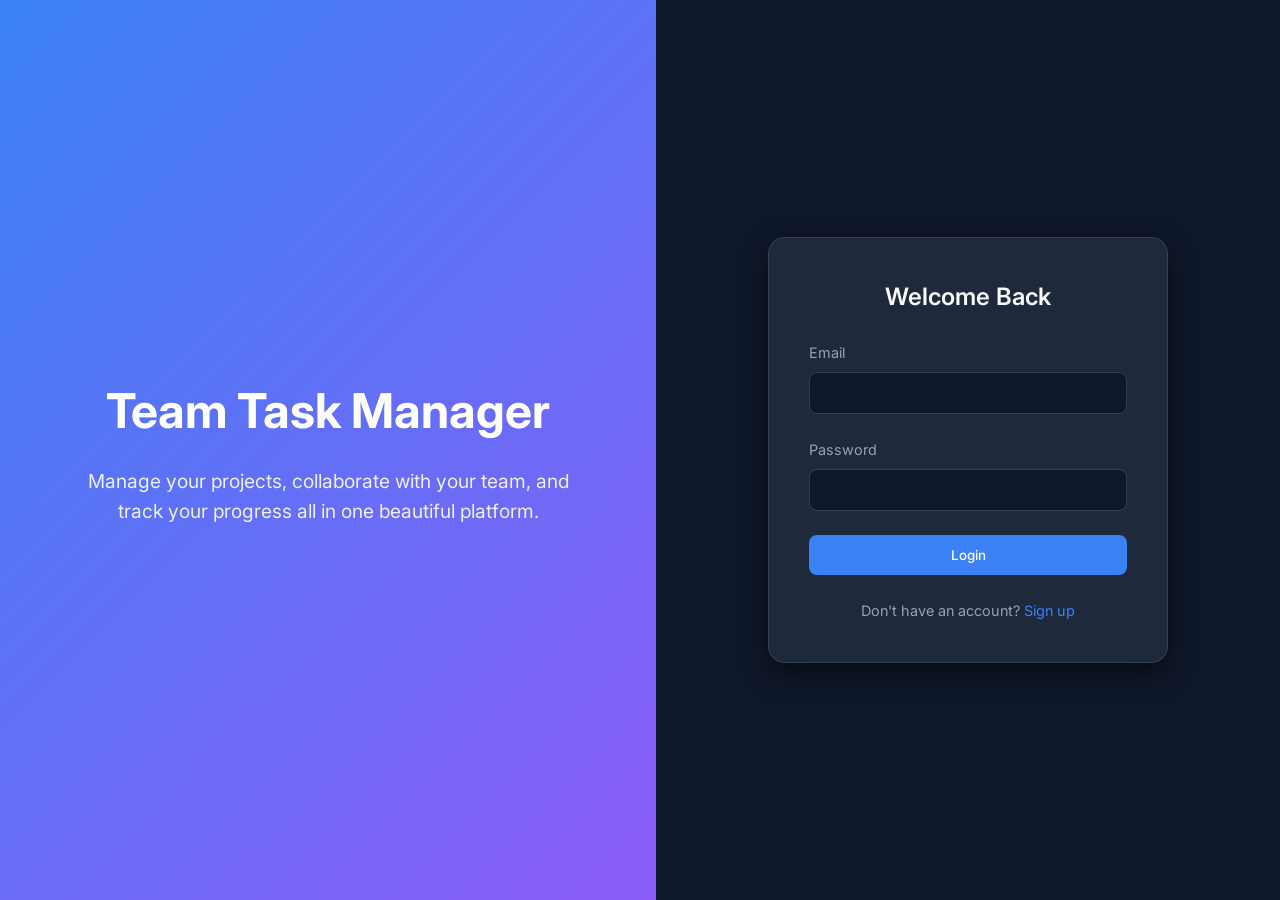
<file: templates/index.html>
<!DOCTYPE html>
<html lang="en">
<head>
    <meta charset="UTF-8">
    <meta name="viewport" content="width=device-width, initial-scale=1.0">
    <title>Team Task Manager - Login</title>
    <link rel="stylesheet" href="/static/css/style.css">
</head>
<body>
    <div class="auth-wrapper">
        <div class="auth-hero">
            <div class="hero-content">
                <h1>Team Task Manager</h1>
                <p>Manage your projects, collaborate with your team, and track your progress all in one beautiful platform.</p>
            </div>
        </div>
        <div class="auth-container">
            <!-- Login Form -->
            <div class="auth-card" id="loginCard">
                <h2>Welcome Back</h2>
                <form id="loginForm">
                    <div class="form-group">
                        <label for="loginEmail">Email</label>
                        <input type="email" id="loginEmail" class="form-control" required>
                    </div>
                    <div class="form-group">
                        <label for="loginPassword">Password</label>
                        <input type="password" id="loginPassword" class="form-control" required>
                    </div>
                    <button type="submit" class="btn btn-primary">Login</button>
                    <p id="loginError" class="badge badge-danger hidden mt-1"></p>
                </form>
                <div class="toggle-auth">
                    Don't have an account? <a href="#" id="showRegister">Sign up</a>
                </div>
            </div>

            <!-- Register Form -->
            <div class="auth-card hidden" id="registerCard">
                <h2>Create Account</h2>
                <form id="registerForm">
                    <div class="form-group">
                        <label for="regName">Full Name</label>
                        <input type="text" id="regName" class="form-control" required>
                    </div>
                    <div class="form-group">
                        <label for="regEmail">Email</label>
                        <input type="email" id="regEmail" class="form-control" required>
                    </div>
                    <div class="form-group">
                        <label for="regPassword">Password</label>
                        <input type="password" id="regPassword" class="form-control" required>
                    </div>
                    <div class="form-group">
                        <label for="regRole">Role</label>
                        <select id="regRole" class="form-control">
                            <option value="Member">Member</option>
                            <option value="Admin">Admin</option>
                        </select>
                    </div>
                    <button type="submit" class="btn btn-primary">Register</button>
                    <p id="regError" class="badge badge-danger hidden mt-1"></p>
                    <p id="regSuccess" class="badge badge-done hidden mt-1"></p>
                </form>
                <div class="toggle-auth">
                    Already have an account? <a href="#" id="showLogin">Log in</a>
                </div>
            </div>
        </div>
    </div>

    <script src="/static/js/app.js"></script>
    <script>
        // Redirect if already logged in
        if (localStorage.getItem('token')) {
            window.location.href = '/dashboard';
        }
    </script>
</body>
</html>
</file>
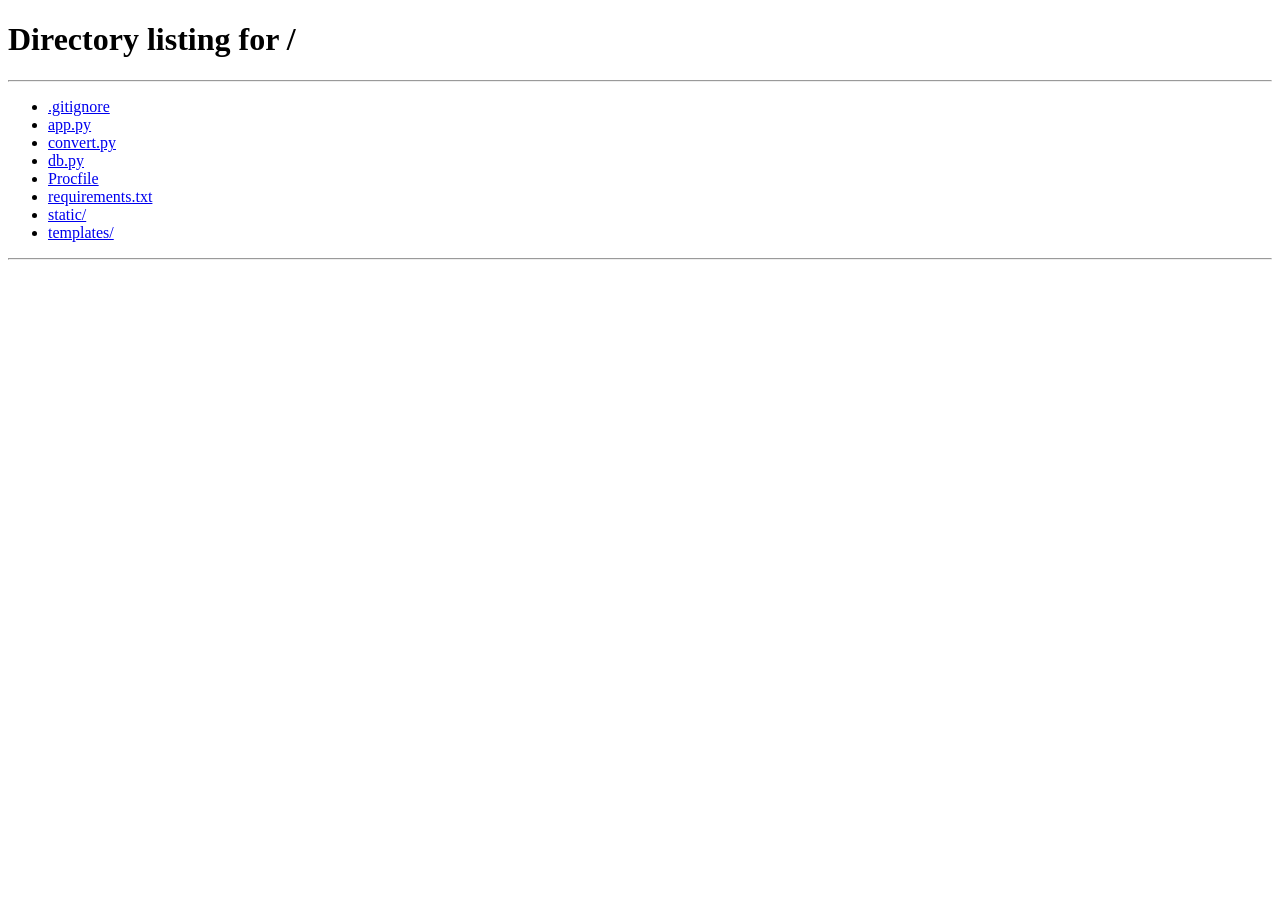
<file: templates/dashboard.html>
<!DOCTYPE html>
<html lang="en">
<head>
    <meta charset="UTF-8">
    <meta name="viewport" content="width=device-width, initial-scale=1.0">
    <title>Team Task Manager - Dashboard</title>
    <link rel="stylesheet" href="/static/css/style.css">
</head>
<body>
    <div class="app-container">
        <!-- Sidebar -->
        <aside class="sidebar">
            <h2>Task Manager</h2>
            <nav>
                <a href="/dashboard" class="nav-link active">Dashboard</a>
                <a href="/project" class="nav-link">Projects</a>
                <a href="#" class="nav-link" id="logoutBtn" style="margin-top: auto; color: var(--danger);">Logout</a>
            </nav>
        </aside>

        <!-- Main Content -->
        <main class="main-content">
            <header class="header">
                <div>
                    <h1>Dashboard</h1>
                    <p class="text-muted" id="welcomeMsg">Welcome back!</p>
                </div>
            </header>

            <!-- Stats -->
            <div class="stats-grid">
                <div class="stat-card">
                    <h3>Total Projects</h3>
                    <div class="value" id="statProjects">0</div>
                </div>
                <div class="stat-card">
                    <h3>Tasks To Do</h3>
                    <div class="value" id="statTodo">0</div>
                </div>
                <div class="stat-card">
                    <h3>In Progress</h3>
                    <div class="value" id="statProgress">0</div>
                </div>
                <div class="stat-card">
                    <h3>Completed</h3>
                    <div class="value" id="statDone">0</div>
                </div>
            </div>

            <!-- Overdue Tasks -->
            <div class="card-list">
                <div class="card-list-header">
                    <h3>Overdue Tasks</h3>
                </div>
                <div id="overdueTasksContainer">
                    <!-- Tasks will be injected here -->
                    <div class="list-item text-muted">Loading...</div>
                </div>
            </div>
        </main>
    </div>

    <script src="/static/js/app.js"></script>
    <script>
        // Init dashboard
        document.addEventListener('DOMContentLoaded', () => {
            initApp();
            fetchDashboardStats();
        });
    </script>
</body>
</html>
</file>
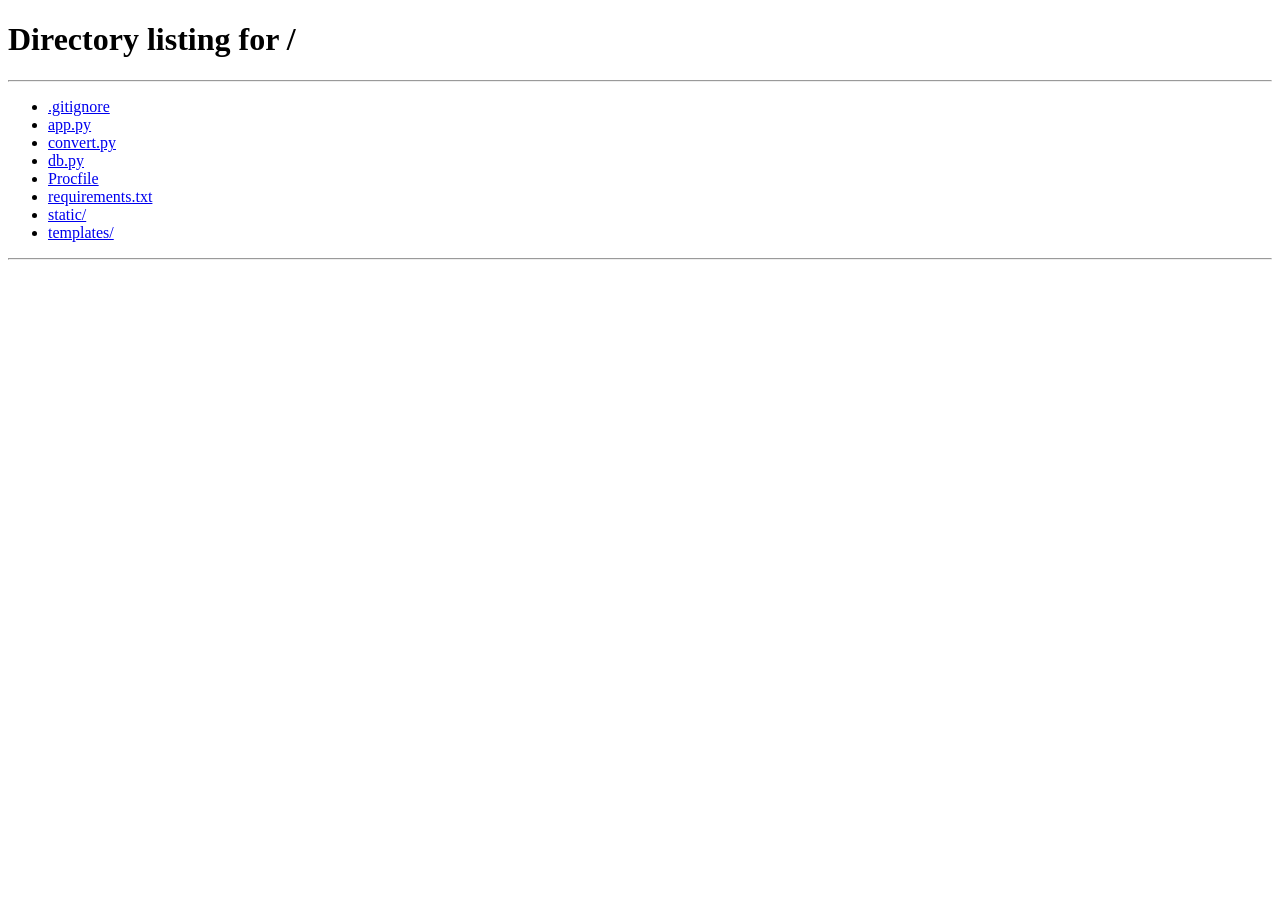
<file: templates/project.html>
<!DOCTYPE html>
<html lang="en">
<head>
    <meta charset="UTF-8">
    <meta name="viewport" content="width=device-width, initial-scale=1.0">
    <title>Team Task Manager - Projects</title>
    <link rel="stylesheet" href="/static/css/style.css">
</head>
<body>
    <div class="app-container">
        <!-- Sidebar -->
        <aside class="sidebar">
            <h2>Task Manager</h2>
            <nav>
                <a href="/dashboard" class="nav-link">Dashboard</a>
                <a href="/project" class="nav-link active">Projects</a>
                <a href="#" class="nav-link" id="logoutBtn" style="margin-top: auto; color: var(--danger);">Logout</a>
            </nav>
        </aside>

        <!-- Main Content -->
        <main class="main-content">
            <header class="header">
                <div>
                    <h1>Projects & Tasks</h1>
                </div>
                <div class="header-right">
                    <button class="btn btn-primary" id="newProjectBtn" style="display: none;">+ New Project</button>
                    <button class="btn btn-primary" id="newTaskBtn">+ New Task</button>
                </div>
            </header>

            <div style="display: flex; gap: 2rem;">
                <!-- Projects List -->
                <div class="card-list" style="flex: 1;">
                    <div class="card-list-header">
                        <h3>Projects</h3>
                    </div>
                    <div id="projectsListContainer">
                        <!-- Projects injected here -->
                    </div>
                </div>

                <!-- Tasks List -->
                <div class="card-list" style="flex: 2;">
                    <div class="card-list-header">
                        <h3 id="currentProjectTitle">All Tasks</h3>
                    </div>
                    <div id="tasksListContainer">
                        <!-- Tasks injected here -->
                    </div>
                </div>
            </div>
        </main>
    </div>

    <!-- Modals -->
    <!-- Project Modal -->
    <div class="modal" id="projectModal">
        <div class="modal-content">
            <div class="modal-header">
                <h2>Create Project</h2>
                <button class="close-btn" id="closeProjectModal">&times;</button>
            </div>
            <form id="projectForm">
                <div class="form-group">
                    <label>Title</label>
                    <input type="text" id="projTitle" class="form-control" required>
                </div>
                <div class="form-group">
                    <label>Description</label>
                    <textarea id="projDesc" class="form-control" rows="3"></textarea>
                </div>
                <button type="submit" class="btn btn-primary">Create</button>
            </form>
        </div>
    </div>

    <!-- Task Modal -->
    <div class="modal" id="taskModal">
        <div class="modal-content">
            <div class="modal-header">
                <h2>Create Task</h2>
                <button class="close-btn" id="closeTaskModal">&times;</button>
            </div>
            <form id="taskForm">
                <div class="form-group">
                    <label>Project</label>
                    <select id="taskProject" class="form-control" required></select>
                </div>
                <div class="form-group">
                    <label>Title</label>
                    <input type="text" id="taskTitle" class="form-control" required>
                </div>
                <div class="form-group">
                    <label>Status</label>
                    <select id="taskStatus" class="form-control">
                        <option value="To Do">To Do</option>
                        <option value="In Progress">In Progress</option>
                        <option value="Done">Done</option>
                    </select>
                </div>
                <div class="form-group">
                    <label>Assign To</label>
                    <select id="taskAssignee" class="form-control"></select>
                </div>
                <div class="form-group">
                    <label>Due Date</label>
                    <input type="date" id="taskDate" class="form-control">
                </div>
                <button type="submit" class="btn btn-primary">Create Task</button>
            </form>
        </div>
    </div>

    <script src="/static/js/app.js"></script>
    <script>
        document.addEventListener('DOMContentLoaded', () => {
            initApp();
            fetchProjectsAndTasks();
        });
    </script>
</body>
</html>
</file>
<file: static/css/style.css>
/* Google Fonts */
@import url('https://fonts.googleapis.com/css2?family=Inter:wght@300;400;500;600;700&display=swap');

:root {
    --bg-color: #0f172a;
    --surface-color: #1e293b;
    --surface-color-light: #334155;
    --primary-color: #3b82f6;
    --primary-hover: #2563eb;
    --text-color: #f8fafc;
    --text-muted: #94a3b8;
    --border-color: #334155;
    --success: #10b981;
    --warning: #f59e0b;
    --danger: #ef4444;
}

* {
    margin: 0;
    padding: 0;
    box-sizing: border-box;
}

body {
    font-family: 'Inter', sans-serif;
    background-color: var(--bg-color);
    color: var(--text-color);
    line-height: 1.6;
    min-height: 100vh;
}

a {
    text-decoration: none;
    color: var(--primary-color);
    transition: color 0.3s ease;
}

a:hover {
    color: var(--primary-hover);
}

/* Auth Pages - Split Screen Design */
.auth-wrapper {
    display: flex;
    min-height: 100vh;
    width: 100%;
}

.auth-hero {
    display: none;
    flex: 1;
    background: linear-gradient(135deg, var(--primary-color), #8b5cf6);
    color: white;
    justify-content: center;
    align-items: center;
    padding: 3rem;
    text-align: center;
}

.auth-hero .hero-content {
    max-width: 500px;
}

.auth-hero h1 {
    font-size: 3rem;
    margin-bottom: 1rem;
    font-weight: 700;
}

.auth-hero p {
    font-size: 1.2rem;
    opacity: 0.9;
}

@media (min-width: 768px) {
    .auth-hero {
        display: flex;
    }
}

.auth-container {
    display: flex;
    flex: 1;
    justify-content: center;
    align-items: center;
    padding: 2rem;
    background-color: var(--bg-color);
}

.auth-card {
    background-color: var(--surface-color);
    padding: 2.5rem;
    border-radius: 1rem;
    width: 100%;
    max-width: 400px;
    box-shadow: 0 10px 25px rgba(0,0,0,0.5);
    border: 1px solid var(--border-color);
}

.auth-card h2 {
    margin-bottom: 1.5rem;
    text-align: center;
    font-weight: 600;
}

.form-group {
    margin-bottom: 1.5rem;
}

.form-group label {
    display: block;
    margin-bottom: 0.5rem;
    color: var(--text-muted);
    font-size: 0.9rem;
}

.form-control {
    width: 100%;
    padding: 0.75rem 1rem;
    border-radius: 0.5rem;
    border: 1px solid var(--border-color);
    background-color: var(--bg-color);
    color: var(--text-color);
    font-family: inherit;
    transition: all 0.3s ease;
}

.form-control:focus {
    outline: none;
    border-color: var(--primary-color);
    box-shadow: 0 0 0 2px rgba(59, 130, 246, 0.2);
}

.btn {
    display: inline-block;
    width: 100%;
    padding: 0.75rem 1.5rem;
    border-radius: 0.5rem;
    border: none;
    font-weight: 500;
    cursor: pointer;
    transition: all 0.3s ease;
    text-align: center;
    font-family: inherit;
}

.btn-primary {
    background-color: var(--primary-color);
    color: white;
}

.btn-primary:hover {
    background-color: var(--primary-hover);
    transform: translateY(-2px);
}

.toggle-auth {
    margin-top: 1.5rem;
    text-align: center;
    font-size: 0.9rem;
    color: var(--text-muted);
}

/* Layout */
.app-container {
    display: flex;
    min-height: 100vh;
}

.sidebar {
    width: 250px;
    background-color: var(--surface-color);
    border-right: 1px solid var(--border-color);
    padding: 2rem 1rem;
    display: flex;
    flex-direction: column;
}

.sidebar h2 {
    color: var(--text-color);
    margin-bottom: 2rem;
    padding-left: 1rem;
    font-size: 1.25rem;
}

.nav-link {
    display: block;
    padding: 0.75rem 1rem;
    color: var(--text-muted);
    border-radius: 0.5rem;
    margin-bottom: 0.5rem;
    transition: all 0.2s;
}

.nav-link:hover, .nav-link.active {
    background-color: var(--surface-color-light);
    color: var(--text-color);
}

.main-content {
    flex: 1;
    padding: 2rem;
    overflow-y: auto;
}

.header {
    display: flex;
    justify-content: space-between;
    align-items: center;
    margin-bottom: 2rem;
    padding-bottom: 1rem;
    border-bottom: 1px solid var(--border-color);
}

.header-right {
    display: flex;
    align-items: center;
    gap: 1rem;
}

/* Dashboard Cards */
.stats-grid {
    display: grid;
    grid-template-columns: repeat(auto-fit, minmax(200px, 1fr));
    gap: 1.5rem;
    margin-bottom: 2rem;
}

.stat-card {
    background-color: var(--surface-color);
    padding: 1.5rem;
    border-radius: 1rem;
    border: 1px solid var(--border-color);
}

.stat-card h3 {
    color: var(--text-muted);
    font-size: 0.9rem;
    margin-bottom: 0.5rem;
}

.stat-card .value {
    font-size: 2rem;
    font-weight: 600;
}

/* Lists and Tables */
.card-list {
    background-color: var(--surface-color);
    border-radius: 1rem;
    border: 1px solid var(--border-color);
    overflow: hidden;
    margin-bottom: 2rem;
}

.card-list-header {
    padding: 1rem 1.5rem;
    background-color: rgba(0,0,0,0.2);
    border-bottom: 1px solid var(--border-color);
    display: flex;
    justify-content: space-between;
    align-items: center;
}

.list-item {
    padding: 1rem 1.5rem;
    border-bottom: 1px solid var(--border-color);
    display: flex;
    justify-content: space-between;
    align-items: center;
}

.list-item:last-child {
    border-bottom: none;
}

.badge {
    padding: 0.25rem 0.75rem;
    border-radius: 1rem;
    font-size: 0.8rem;
    font-weight: 500;
}

.badge-todo { background-color: rgba(245, 158, 11, 0.2); color: var(--warning); }
.badge-progress { background-color: rgba(59, 130, 246, 0.2); color: var(--primary-color); }
.badge-done { background-color: rgba(16, 185, 129, 0.2); color: var(--success); }
.badge-danger { background-color: rgba(239, 68, 68, 0.2); color: var(--danger); }

/* Modals */
.modal {
    display: none;
    position: fixed;
    top: 0; left: 0; width: 100%; height: 100%;
    background-color: rgba(0,0,0,0.5);
    backdrop-filter: blur(4px);
    justify-content: center;
    align-items: center;
    z-index: 1000;
}

.modal.active {
    display: flex;
}

.modal-content {
    background-color: var(--surface-color);
    padding: 2rem;
    border-radius: 1rem;
    width: 100%;
    max-width: 500px;
    border: 1px solid var(--border-color);
}

.modal-header {
    display: flex;
    justify-content: space-between;
    align-items: center;
    margin-bottom: 1.5rem;
}

.close-btn {
    background: none;
    border: none;
    color: var(--text-muted);
    font-size: 1.5rem;
    cursor: pointer;
}

.close-btn:hover {
    color: var(--text-color);
}

/* Utilities */
.hidden { display: none !important; }
.mb-1 { margin-bottom: 1rem; }
.flex { display: flex; }
.justify-between { justify-content: space-between; }
.items-center { align-items: center; }

/* Responsive Media Queries */
@media (max-width: 768px) {
    .app-container {
        flex-direction: column;
    }
    .sidebar {
        width: 100%;
        padding: 1rem;
        border-right: none;
        border-bottom: 1px solid var(--border-color);
    }
    .sidebar nav {
        display: flex;
        gap: 0.5rem;
        overflow-x: auto;
    }
    .nav-link {
        margin-bottom: 0;
        white-space: nowrap;
    }
    .sidebar h2 {
        margin-bottom: 1rem;
    }
    .main-content {
        padding: 1rem;
    }
    .header {
        flex-direction: column;
        align-items: flex-start;
        gap: 1rem;
    }
    .stats-grid {
        grid-template-columns: 1fr 1fr;
    }
    .list-item {
        flex-direction: column;
        align-items: flex-start;
        gap: 1rem;
    }
}
</file>
